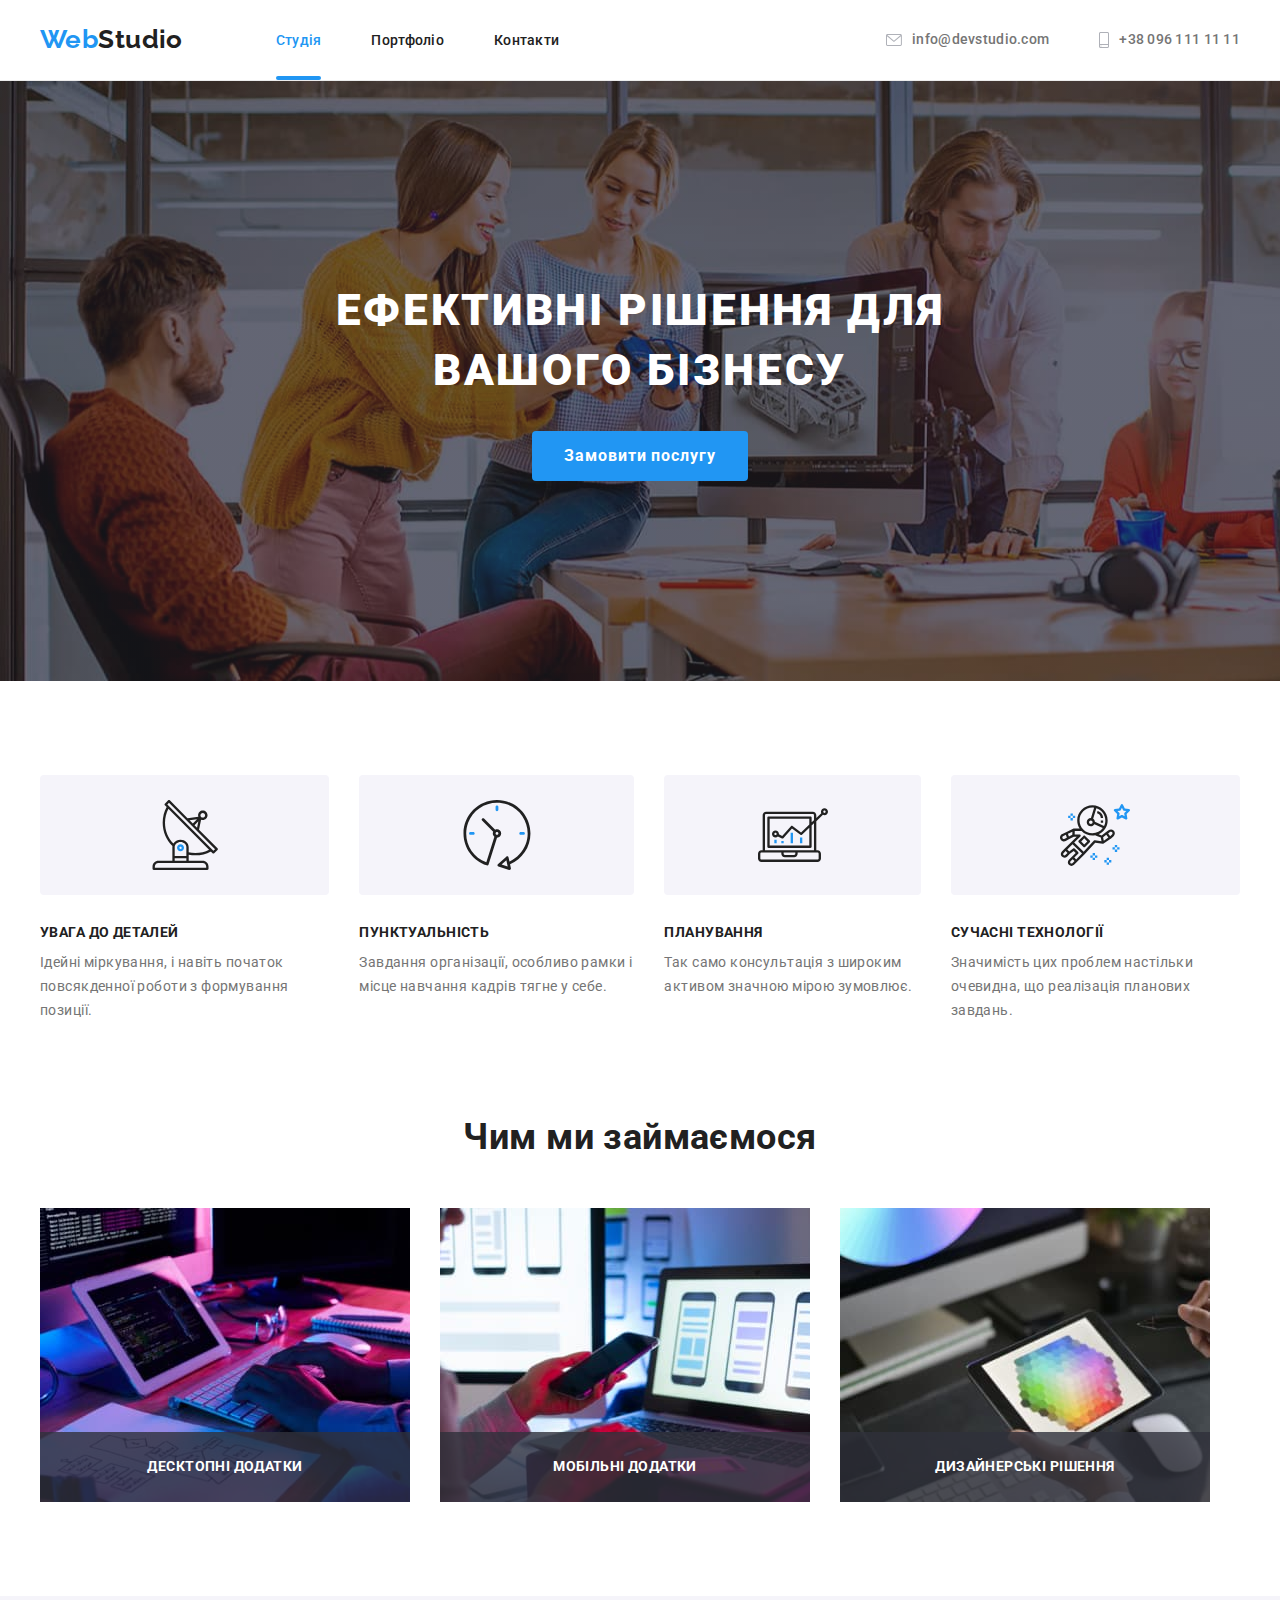
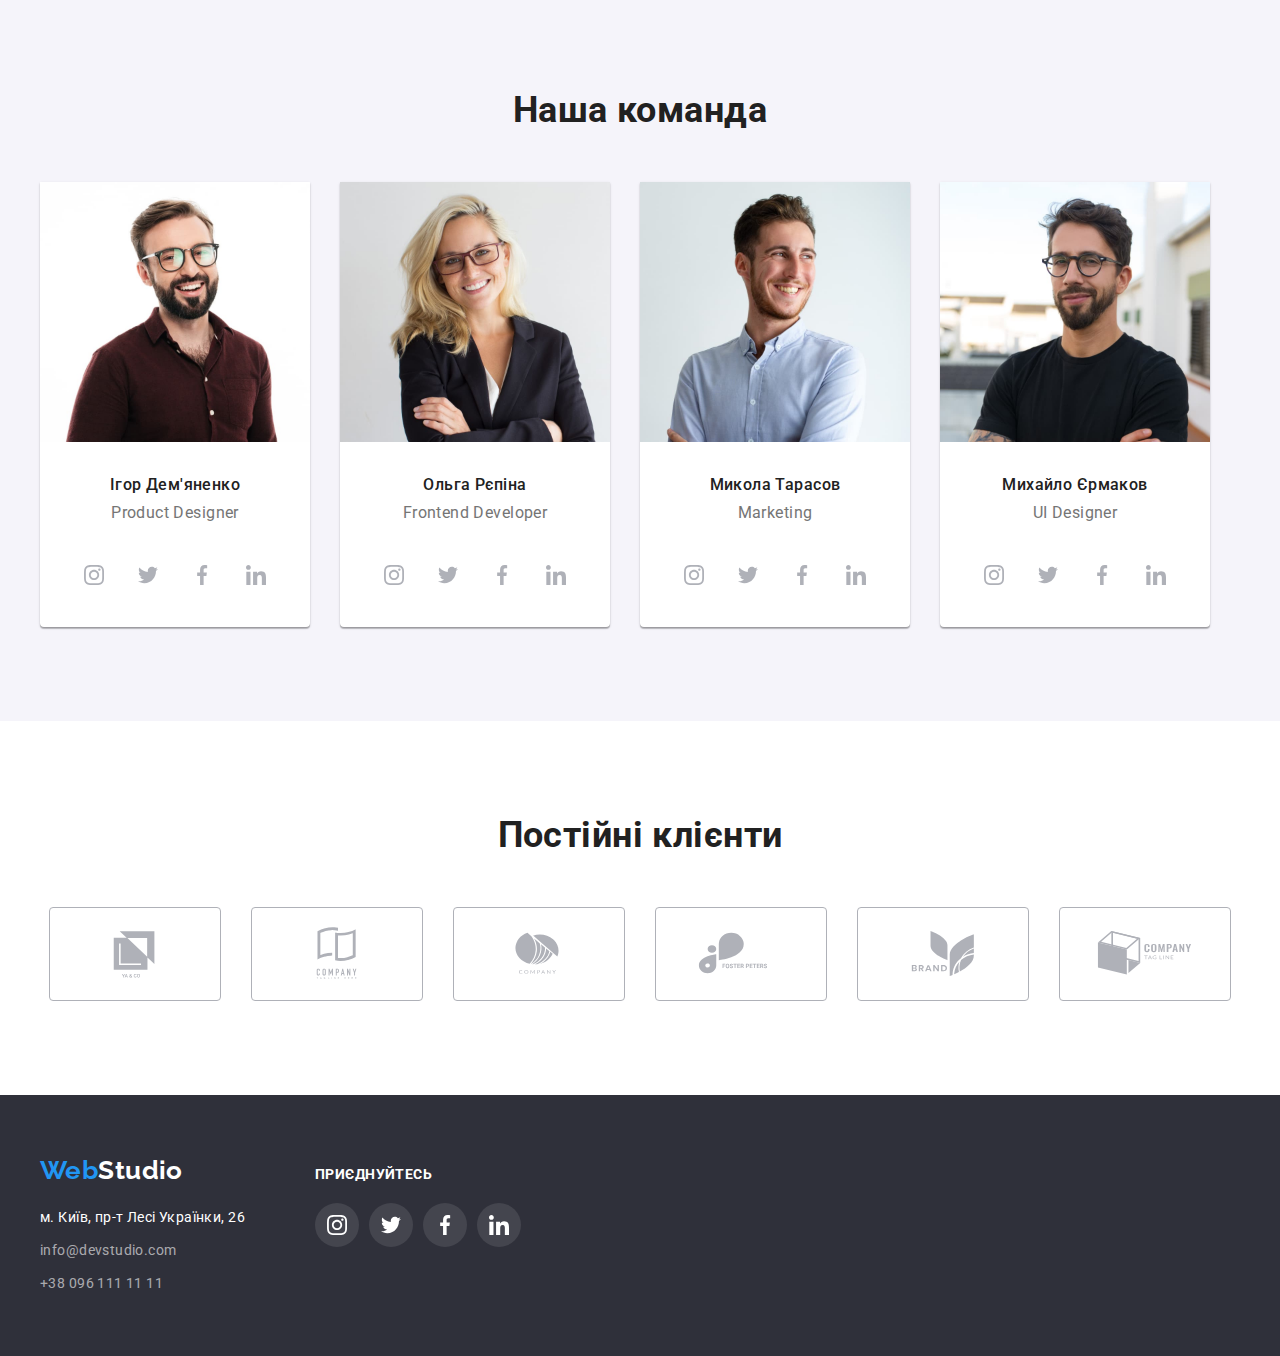
<file: index.html>
<!DOCTYPE html>
    <html lang="uk"> 
        <head>
            <meta charset="UTF-8" />
            <meta http-equiv="X-UA-Compatible" content="IE=edge" />
            <meta name="viewport" content="width=device-width, initial-scale=1.0" />
            <meta name="description" content="WebStudio" />
            <title>WebStudio</title>

            <link rel="preconnect" href="https://fonts.googleapis.com">
            <link rel="preconnect" href="https://fonts.gstatic.com" crossorigin>
            <link href="https://fonts.googleapis.com/css2?family=Raleway:wght@700&family=Roboto:wght@400;500;700;900&display=swap"
                rel="stylesheet">

            <link rel="stylesheet" href="./css/modern-normalize.css">

            <link rel="stylesheet" href="./css/styles.css" />
        </head>        
        <body class="page">
            <header class="header">
                <div class="container container-nav">
                    <nav class="nav">
                        <a class="link-header" href="./index.html" target="_blank" rel="noopener noreferrer"><span
                                class="span-header">Web</span>Studio</a>
                        <ul class="link-main-list">
                            <li class="link-list">
                                <a class="link-main current" href="./index.html" target="_blank" rel="noopener noreferrer">Студія</a>
                            </li>
                            <li class="link-list">
                                <a class="link-submain" href="./portfolio.html" target="_blank"
                                    rel="noopener noreferrer">Портфоліо</a>
                            </li>
                            <li class="link-list">
                                <a class="link-subsubmain" href="./index.html" target="_blank" rel="noopener noreferrer">Контакти</a>
                            </li>
                        </ul>
                    </nav>
                    <ul class="group">
                        <li class="group-item">
                            <a class="link" href="mailto:info@devstudio.com">
                                <svg class="mail">
                                    <use href="./images/symbol-defs.svg#icon-mail"></use>
                                </svg>
                                info@devstudio.com
                            </a>
                        </li>
                        <li class="group-item">
                            <a class="sublink" href="tel:++380961111111">
                                <svg class="tel">
                                    <use href="./images/symbol-defs.svg#icon-tel"></use>
                                </svg>
                                +38 096 111 11 11
                            </a>
                        </li>
                    </ul>
                </div>
            </header>
        <main>
            <section class="section-hero">
                <div class="container">
                    <h1 class="hero-main-title">Ефективні рішення для вашого бізнесу</h1>
                    <button class="hero-btn" type="button" data-modal-open>Замовити послугу</button>
                </div>
            </section>
                <section class="section">
                    <div class="container">
                        <h2 hidden class="section-hero-title">Перелік переваг WebStudio</h2>
                        <ul class="section-hero-list">
                            <li class="section-hero-item">
                                <div class="svg-list">
                                    <svg class="antena">
                                        <use href="./images/symbol-defs.svg#icon-antena"></use>
                                    </svg>
                                </div>
                                <h3 class="section-hero-subtitle">Увага до деталей</h3>
                                <p class="section-hero-text">Ідейні міркування, і навіть початок повсякденної роботи з формування позиції.
                                </p>
                            </li>
                            <li class="section-hero-item">
                                <div class="svg-list">
                                    <svg class="clock">
                                        <use href="./images/symbol-defs.svg#icon-clock"></use>
                                    </svg>
                                </div>
                                <h3 class="section-hero-subtitle">Пунктуальність</h3>
                                <p class="section-hero-text">Завдання організації, особливо рамки і місце навчання кадрів тягне у себе.</p>
                            </li>
                            <li class="section-hero-item">
                                <div class="svg-list">
                                    <svg class="vector">
                                        <use href="./images/symbol-defs.svg#icon-vector"></use>
                                    </svg>
                                </div>
                                <h3 class="section-hero-subtitle">Планування</h3>
                                <p class="section-hero-text">Так само консультація з широким активом значною мірою зумовлює.</p>
                            </li>
                            <li class="section-hero-item">
                                <div class="svg-list">
                                    <svg class="space">
                                        <use href="./images/symbol-defs.svg#icon-space"></use>
                                    </svg>
                                </div>
                                <h3 class="section-hero-subtitle">Сучасні технології</h3>
                                <p class="section-hero-text">Значимість цих проблем настільки очевидна, що реалізація планових завдань.</p>
                            </li>
                        </ul>
                    </div>
                </section>
            <section class="section section-logo">
                <div class="container">
                    <h2 class="section-title">Чим ми займаємося</h2>
                    <ul class="list">
                        <li class="list-item">
                            <img class="img-notebook" src="./images/tablet.jpg" alt="Tablet" width="370" height="294" />
                            <div class="note-book-text"><p class="text">Десктопні додатки</p></div>
                        </li>
                        <li class="list-item">
                            <img class="img-notebook" src="./images/notebook.jpg" alt="Notebook" width="370" height="294" />
                            <div class="note-book-text"><p class="text">Мобільні додатки</p></div>
                        </li>
                        <li class="list-item">
                            <img class="img-notebook" src="./images/tablet-2.jpg" alt="Tablet-2" width="370" height="294" />
                            <div class="note-book-text"><p class="text">Дизайнерські рішення</p></div>
                        </li>
                    </ul>
                </div>
            </section>
            <section class="section section-team">
                <div class="container">
                    <h2 class="section-title">Наша команда</h2>
                    <ul class="list-team">
                        <li class="list-item-team">
                            <img class="img-foto" src="./images/product-designer.jpg" alt="Product Designer" width="270" height="260" />
                            <h3 class="team-name">Ігор Дем'яненко</h3>
                            <p class="team-position">Product Designer</p>
                            <ul class="team-socialweb-list">
                                <li class="team-socialweb-item">
                                    <a class="socialweb-link" href="">
                                        <svg class="mini-logo">
                                            <use href="./images/symbol-defs.svg#icon-instagram"></use>
                                        </svg>
                                </a>
                                </li>
                                <li class="team-socialweb-item">
                                    <a class="socialweb-link" href="">
                                        <svg class="mini-logo">
                                            <use href="./images/symbol-defs.svg#icon-twitter"></use>
                                        </svg>
                                    </a>
                                </li>
                                <li class="team-socialweb-item">
                                    <a class="socialweb-link" href="">
                                        <svg class="mini-logo">
                                            <use href="./images/symbol-defs.svg#icon-facebook"></use>
                                        </svg>
                                    </a>
                                </li>
                                <li class="team-socialweb-item">
                                    <a class="socialweb-link" href="">
                                        <svg class="mini-logo">
                                            <use href="./images/symbol-defs.svg#icon-linkedin"></use>
                                        </svg>
                                    </a>
                                </li>
                            </ul>
                        </li>
                        <li class="list-item-team">
                            <img class="img-foto" src="./images/frontend-developer.jpg" alt="Frontend Developer" width="270" height="260" />
                            <h3 class="team-name">Ольга Рєпіна</h3>
                            <p class="team-position">Frontend Developer</p>
                            <ul class="team-socialweb-list">
                                <li class="team-socialweb-item">
                                    <a class="socialweb-link" href="">
                                        <svg class="mini-logo">
                                            <use href="./images/symbol-defs.svg#icon-instagram"></use>
                                        </svg>
                                    </a>
                                </li>
                                <li class="team-socialweb-item">
                                    <a class="socialweb-link" href="">
                                        <svg class="mini-logo">
                                            <use href="./images/symbol-defs.svg#icon-twitter"></use>
                                        </svg>
                                    </a>
                                </li>
                                <li class="team-socialweb-item">
                                    <a class="socialweb-link" href="">
                                        <svg class="mini-logo">
                                            <use href="./images/symbol-defs.svg#icon-facebook"></use>
                                        </svg>
                                    </a>
                                </li>
                                <li class="team-socialweb-item">
                                    <a class="socialweb-link" href="">
                                        <svg class="mini-logo">
                                            <use href="./images/symbol-defs.svg#icon-linkedin"></use>
                                        </svg>
                                    </a>
                                </li>
                            </ul>
                        </li>
                        <li class="list-item-team">
                            <img class="img-foto" src="./images/marketing.jpg" alt="Marketing" width="270" height="260" />
                            <h3 class="team-name">Микола Тарасов</h3>
                            <p class="team-position">Marketing</p>
                            <ul class="team-socialweb-list">
                                <li class="team-socialweb-item">
                                    <a class="socialweb-link" href="">
                                        <svg class="mini-logo">
                                            <use href="./images/symbol-defs.svg#icon-instagram"></use>
                                        </svg>
                                    </a>
                                </li>
                                <li class="team-socialweb-item">
                                    <a class="socialweb-link" href="">
                                        <svg class="mini-logo">
                                            <use href="./images/symbol-defs.svg#icon-twitter"></use>
                                        </svg>
                                    </a>
                                </li>
                                <li class="team-socialweb-item">
                                    <a class="socialweb-link" href="">
                                        <svg class="mini-logo">
                                            <use href="./images/symbol-defs.svg#icon-facebook"></use>
                                        </svg>
                                    </a>
                                </li>
                                <li class="team-socialweb-item">
                                    <a class="socialweb-link" href="">
                                        <svg class="mini-logo">
                                            <use href="./images/symbol-defs.svg#icon-linkedin"></use>
                                        </svg>
                                    </a>
                                </li>
                            </ul>
                        </li>
                        <li class="list-item-team">
                            <img class="img-foto" src="./images/ui-designer.jpg" alt="UI Designer" width="270" height="260" />
                            <h3 class="team-name">Михайло Єрмаков</h3>
                            <p class="team-position">UI Designer</p>
                            <ul class="team-socialweb-list">
                                <li class="team-socialweb-item">
                                    <a class="socialweb-link" href="">
                                        <svg class="mini-logo">
                                            <use href="./images/symbol-defs.svg#icon-instagram"></use>
                                        </svg>
                                    </a>
                                </li>
                                <li class="team-socialweb-item">
                                    <a class="socialweb-link" href="">
                                        <svg class="mini-logo">
                                            <use href="./images/symbol-defs.svg#icon-twitter"></use>
                                        </svg>
                                    </a>
                                </li>
                                <li class="team-socialweb-item">
                                    <a class="socialweb-link" href="">
                                        <svg class="mini-logo">
                                            <use href="./images/symbol-defs.svg#icon-facebook"></use>
                                        </svg>
                                    </a>
                                </li>
                                <li class="team-socialweb-item">
                                    <a class="socialweb-link" href="">
                                        <svg class="mini-logo">
                                            <use href="./images/symbol-defs.svg#icon-linkedin"></use>
                                        </svg>
                                    </a>
                                </li>
                            </ul>
                        </li>
                    </ul>
                </div>
            </section>
            <section class="section">
                <div class="container">
                    <h2 class="title-clients">Постійні клієнти</h2>
                    <ul class="list-clients">
                        <li class="clients-item">
                        <a class="link-logo" href="" target="_blank" aria-label="YA&CO">
                            <svg class="logo">
                                <use href="./images/symbol-defs.svg#icon-logo-1"></use>
                            </svg>
                        </a>
                        </li>
                        <li class="clients-item">
                            <a class="link-logo" href="" target="_blank" aria-label="Company-1">
                            <svg class="logo">
                                <use href="./images/symbol-defs.svg#icon-logo-2"></use>
                            </svg>
                            </a>
                        </li>
                        <li class="clients-item">
                            <a class="link-logo" href="" target="_blank" aria-label="Company-2">
                            <svg class="logo">
                                <use href="./images/symbol-defs.svg#icon-logo-3"></use>
                            </svg>
                            </a>
                        </li>
                        <li class="clients-item">
                            <a class="link-logo" href="" target="_blank" aria-label="Foster">
                            <svg class="logo">
                                <use href="./images/symbol-defs.svg#icon-logo-4"></use>
                            </svg>
                            </a>
                        </li>
                        <li class="clients-item">
                            <a class="link-logo" href="" target="_blank" aria-label="Brand">
                            <svg class="logo">
                                <use href="./images/symbol-defs.svg#icon-logo-5"></use>
                            </svg>
                            </a>
                        </li>
                        <li class="clients-item">
                            <a class="link-logo" href="" target="_blank" aria-label="Company-3">
                            <svg class="logo">
                                <use href="./images/symbol-defs.svg#icon-logo-6"></use>
                        </svg>
                            </a>
                        </li>
                    </ul>
                </div>
            </section>
        </main>
        <footer class="footer">
            <div class="container container-footer">
                <div class="contacts">
                    <a class="link-footer" href="./index.html" target="_blank" rel="noopener noreferrer"><span
                    class="span-footer">Web</span>Studio</a>
                    <address class="contacts-adress">
                        <ul class="list-footer">
                            <li class="list-item-map">
                                <a class="link-map" href="https://goo.gl/maps/ZnZHbX39ZZnHWCeP8" target="_blank"
                                    rel="noopener no referrer">м. Київ, пр-т Лесі Українки, 26
                                </a>
                            </li>
                            <li class="list-item-mail">
                                <a class="link-mail" href="mailto:info@devstudio.com">info@devstudio.com</a>
                            </li>
                            <li class="list-item-tel">
                                <a class="link-tel" href="tel:+380961111111">+38 096 111 11 11</a>
                            </li>
                        </ul>
                    </address>
                </div>
            <div class="social-webs">
                <p class="join">приєднуйтесь</p>
                <ul class="footer-socialweb-list">
                    <li class="team-socialweb-item-footer">
                        <a class="socialweb-link" href="" target="_blank" aria-label="Instagram">
                        <svg class="mini-logo-footer">
                            <use href="./images/symbol-defs.svg#icon-instagram"></use>
                        </svg>
                    </a>
                    </li>
                    <li class="team-socialweb-item-footer">
                        <a class="socialweb-link" href="" target="_blank" aria-label="Twitter">
                        <svg class="mini-logo-footer">
                            <use href="./images/symbol-defs.svg#icon-twitter"></use>
                        </svg>
                        </a>
                    </li>
                    <li class="team-socialweb-item-footer">
                        <a class="socialweb-link" href="" target="_blank" aria-label="Facebook">
                        <svg class="mini-logo-footer">
                            <use href="./images/symbol-defs.svg#icon-facebook"></use>
                        </svg>
                        </a>
                    </li>
                    <li class="team-socialweb-item-footer">
                        <a class="socialweb-link" href="" target="_blank" aria-label="Linkedin">
                        <svg class="mini-logo-footer">
                            <use href="./images/symbol-defs.svg#icon-linkedin"></use>
                        </svg>
                        </a>
                    </li>
                </ul>
            </div>
            </div>
        </footer>
        <div class="backdrop is-hidden" data-modal>
            <div class="modal">
                <button class="button-close" data-modal-close>
                    <svg class="svg-close">
                        <use href="./images/symbol-defs.svg#icon-close"></use>
                    </svg>
                </button>
            </div>
        </div>
            <script src="./js/modal.js"></script>
        </body>
    </html>
</file>
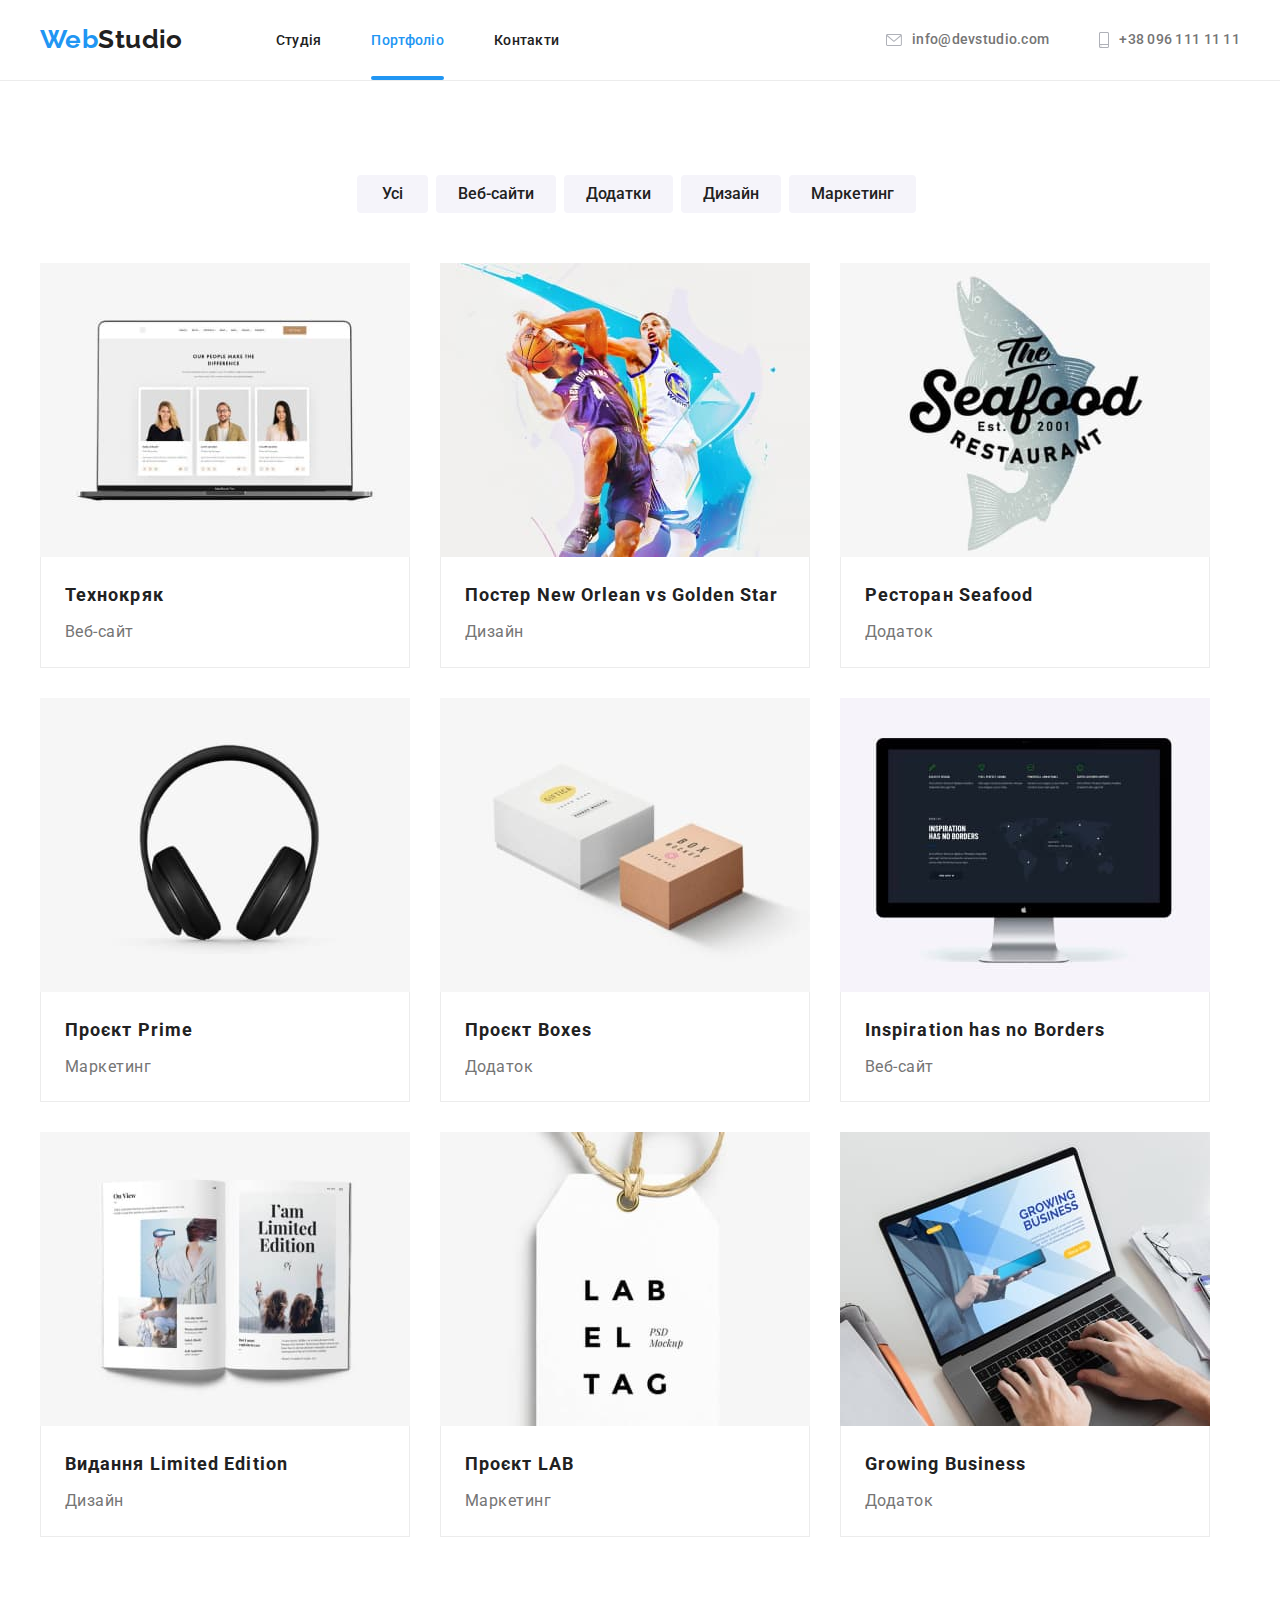
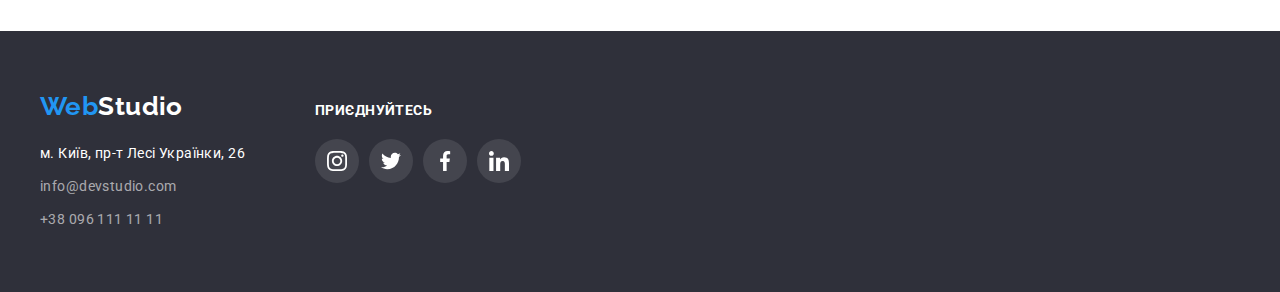
<file: portfolio.html>
<!DOCTYPE html>
    <html lang="uk">
        <head>
            <meta charset="UTF-8" />
            <meta http-equiv="X-UA-Compatible" content="IE=edge" />
            <meta name="viewport" content="width=device-width, initial-scale=1.0" />
            <meta name="description" content="WebStudio" />
            <title>WebStudio</title>
            
            <link rel="preconnect" href="https://fonts.googleapis.com">
            <link rel="preconnect" href="https://fonts.gstatic.com" crossorigin>
            <link href="https://fonts.googleapis.com/css2?family=Raleway:wght@700&family=Roboto:wght@400;500;700;900&display=swap"
                rel="stylesheet">

            <link rel="stylesheet" href="./css/modern-normalize.css">

            <link rel="stylesheet" href="./css/styles.css" />
</head>
<body class="page">
    <header class="header">
        <div class="container container-nav">
            <nav class="nav">
                <a class="link-header" href="./index.html" target="_blank" rel="noopener noreferrer"><span
                        class="span-header">Web</span>Studio</a>
                <ul class="link-main-list">
                    <li class="link-list">
                        <a class="link-main" href="./index.html" target="_blank"
                            rel="noopener noreferrer">Студія</a>
                    </li>
                    <li class="link-list">
                        <a class="link-submain current" href="./portfolio.html" target="_blank"
                            rel="noopener noreferrer">Портфоліо</a>
                    </li>
                    <li class="link-list">
                        <a class="link-subsubmain" href="./index.html" target="_blank"
                            rel="noopener noreferrer">Контакти</a>
                    </li>
                </ul>
            </nav>
            <ul class="group">
                <li class="group-item">
                    <a class="link" href="mailto:info@devstudio.com">
                        <svg class="mail">
                            <use href="./images/symbol-defs.svg#icon-mail"></use>
                        </svg>
                        info@devstudio.com
                    </a>
                </li>
                <li class="group-item">
                    <a class="sublink" href="tel:++380961111111">
                        <svg class="tel">
                            <use href="./images/symbol-defs.svg#icon-tel"></use>
                        </svg>
                        +38 096 111 11 11
                    </a>
                </li>
            </ul>
        </div>
    </header>
    <main>
        <section class="section">
            <div class="container">
                <h1 hidden class="hero-title">Перелік кнопок навігації сторінки</h1>
                <ul class="hero-list">
                    <li class="hero-item">
                        <button class="portfolio-hero-btn" type="button">Усі</button>
                    </li>
                    <li class="section-item">
                        <button class="portfolio-btn" type="button">Веб-сайти</button>
                    </li>
                    <li class="section-item">
                        <button class="portfolio-btn" type="button">Додатки</button>
                    </li>
                    <li class="section-item">
                        <button class="portfolio-btn" type="button">Дизайн</button>
                    </li>
                    <li class="section-item">
                        <button class="portfolio-btn" type="button">Маркетинг</button>
                    </li>
                </ul>
                <ul class="section-list-logo">
                    <li class="section-item-logo">
                        <a class="section-link" href="" target="_blank" rel="noopener noreferrer">
                            <div class="card-thumb">
                                <img class="section-img" src="./images/logo-project-1.jpg" alt="Лого проекту 1" width="370" height="294">
                            <div class="card-item">
                            <p class="hidden-text">Ресурс пропонує комплексні пропозиції з різним рівнем функціоналу та сервісів. Все це дозволить
                                відвідувачу отримати вичерпні відомості про компанію чи приватну особу.</p>
                            </div>
                            </div>
                            <div class="card">
                                <h2 class="section-subtitle">Технокряк</h2>
                                <p class="section-text">Веб-сайт</p>
                            </div>
                        </a>
                    </li>
                    <li class="section-item-logo">
                        <a class="section-link" href="" target="_blank" rel="noopener noreferrer">
                            <div class="card-thumb">
                                <img class="section-img" src="./images/logo-project-2.jpg" alt="Лого проекту 2" width="370" height="294">
                            <div class="card-item">
                                <p class="hidden-text">Ресурс пропонує комплексні пропозиції з різним рівнем функціоналу та сервісів. Все це
                                    дозволить
                                    відвідувачу отримати вичерпні відомості про компанію чи приватну особу.</p>
                            </div>
                            </div>
                                <div class="card">
                                <h2 class="section-subtitle">Постер New Orlean vs Golden Star</h2>
                                <p class="section-text">Дизайн</p>
                            </div>
                        </a>
                    </li>
                    <li class="section-item-logo">
                        <a class="section-link" href="" target="_blank" rel="noopener noreferrer">
                            <div class="card-thumb">
                                <img class="section-img" src="./images/logo-project-3.jpg" alt="Лого проекту 3" width="370" height="294">
                            <div class="card-item">
                                <p class="hidden-text">Ресурс пропонує комплексні пропозиції з різним рівнем функціоналу та сервісів. Все це
                                    дозволить
                                    відвідувачу отримати вичерпні відомості про компанію чи приватну особу.</p>
                            </div>
                            </div>
                                <div class="card">
                                <h2 class="section-subtitle">Ресторан Seafood</h2>
                                <p class="section-text">Додаток</p>
                            </div>
                        </a>
                    </li>
                    <li class="section-item-logo">
                        <a class="section-link" href="" target="_blank" rel="noopener noreferrer">
                            <div class="card-thumb">
                                <img class="section-img" src="./images/logo-project-4.jpg" alt="Лого проекту 4" width="370" height="294">
                            <div class="card-item">
                                <p class="hidden-text">Ресурс пропонує комплексні пропозиції з різним рівнем функціоналу та сервісів. Все це
                                    дозволить
                                    відвідувачу отримати вичерпні відомості про компанію чи приватну особу.</p>
                            </div>
                            </div>
                                <div class="card">
                                <h2 class="section-subtitle">Проєкт Prime</h2>
                                <p class="section-text">Маркетинг</p>
                            </div>
                        </a>
                    </li>
                    <li class="section-item-logo">
                        <a class="section-link" href="" target="_blank" rel="noopener noreferrer">
                            <div class="card-thumb">
                                <img class="section-img" src="./images/logo-project-5.jpg" alt="Лого проекту 5" width="370" height="294">
                            <div class="card-item">
                                <p class="hidden-text">Ресурс пропонує комплексні пропозиції з різним рівнем функціоналу та сервісів. Все це
                                    дозволить
                                    відвідувачу отримати вичерпні відомості про компанію чи приватну особу.</p>
                            </div>
                            </div>
                                <div class="card">
                                <h2 class="section-subtitle">Проєкт Boxes</h2>
                                <p class="section-text">Додаток</p>
                            </div>
                        </a>
                    </li>
                    <li class="section-item-logo">
                        <a class="section-link" href="" target="_blank" rel="noopener noreferrer">
                            <div class="card-thumb">
                                <img class="section-img" src="./images/logo-project-6.jpg" alt="Лого проекту 6" width="370" height="294">
                            <div class="card-item">
                                <p class="hidden-text">Ресурс пропонує комплексні пропозиції з різним рівнем функціоналу та сервісів. Все це
                                    дозволить
                                    відвідувачу отримати вичерпні відомості про компанію чи приватну особу.</p>
                            </div>
                            </div>
                                <div class="card">
                                <h2 class="section-subtitle">Inspiration has no Borders</h2>
                                <p class="section-text">Веб-сайт</p>
                            </div>
                        </a>
                    </li>
                    <li class="section-item-logo">
                        <a class="section-link" href="" target="_blank" rel="noopener noreferrer">
                            <div class="card-thumb">
                                <img class="section-img" src="./images/logo-project-7.jpg" alt="Лого проекту 7" width="370" height="294">
                            <div class="card-item">
                                <p class="hidden-text">Ресурс пропонує комплексні пропозиції з різним рівнем функціоналу та сервісів. Все це
                                    дозволить
                                    відвідувачу отримати вичерпні відомості про компанію чи приватну особу.</p>
                            </div>
                            </div>
                                <div class="card">
                                <h2 class="section-subtitle">Видання Limited Edition</h2>
                                <p class="section-text">Дизайн</p>
                            </div>
                        </a>
                    </li>
                    <li class="section-item-logo">
                        <a class="section-link" href="" target="_blank" rel="noopener noreferrer">
                            <div class="card-thumb">
                                <img class="section-img" src="./images/logo-project-8.jpg" alt="Лого проекту 8" width="370" height="294">
                            <div class="card-item">
                                <p class="hidden-text">Ресурс пропонує комплексні пропозиції з різним рівнем функціоналу та сервісів. Все це
                                    дозволить
                                    відвідувачу отримати вичерпні відомості про компанію чи приватну особу.</p>
                            </div>
                            </div>
                                <div class="card">
                                <h2 class="section-subtitle">Проєкт LAB</h2>
                                <p class="section-text">Маркетинг</p>
                            </div>
                        </a>
                    </li>
                    <li class="section-item-logo">
                        <a class="section-link" href="" target="_blank" rel="noopener noreferrer">
                            <div class="card-thumb">
                                <img class="section-img" src="./images/logo-project-9.jpg" alt="Лого проекту 9" width="370" height="294">
                            <div class="card-item">
                                <p class="hidden-text">Ресурс пропонує комплексні пропозиції з різним рівнем функціоналу та сервісів. Все це
                                    дозволить
                                    відвідувачу отримати вичерпні відомості про компанію чи приватну особу.</p>
                            </div>
                            </div>
                                <div class="card">
                                <h2 class="section-subtitle">Growing Business</h2>
                                <p class="section-text">Додаток</p>
                            </div>
                        </a>
                    </li>
                </ul>
            </div>
            </section>
    </main>
    <footer class="footer">
        <div class="container container-footer">
            <div class="contacts">
                <a class="link-footer" href="./index.html" target="_blank" rel="noopener noreferrer"><span
                        class="span-footer">Web</span>Studio</a>
                <address class="contacts-adress">
                    <ul class="list-footer">
                        <li class="list-item-map">
                            <a class="link-map" href="https://goo.gl/maps/ZnZHbX39ZZnHWCeP8" target="_blank"
                                rel="noopener no referrer">м. Київ, пр-т Лесі Українки, 26
                            </a>
                        </li>
                        <li class="list-item-mail">
                            <a class="link-mail" href="mailto:info@devstudio.com">info@devstudio.com</a>
                        </li>
                        <li class="list-item-tel">
                            <a class="link-tel" href="tel:+380961111111">+38 096 111 11 11</a>
                        </li>
                    </ul>
                </address>
            </div>
            <div class="social-webs">
                <p class="join">приєднуйтесь</p>
                <ul class="footer-socialweb-list">
                    <li class="team-socialweb-item-footer">
                        <a class="socialweb-link" href="" target="_blank" aria-label="Instagram">
                            <svg class="mini-logo-footer">
                                <use href="./images/symbol-defs.svg#icon-instagram"></use>
                            </svg>
                        </a>
                    </li>
                    <li class="team-socialweb-item-footer">
                        <a class="socialweb-link" href="" target="_blank" aria-label="Twitter">
                            <svg class="mini-logo-footer">
                                <use href="./images/symbol-defs.svg#icon-twitter"></use>
                            </svg>
                        </a>
                    </li>
                    <li class="team-socialweb-item-footer">
                        <a class="socialweb-link" href="" target="_blank" aria-label="Facebook">
                            <svg class="mini-logo-footer">
                                <use href="./images/symbol-defs.svg#icon-facebook"></use>
                            </svg>
                        </a>
                    </li>
                    <li class="team-socialweb-item-footer">
                        <a class="socialweb-link" href="" target="_blank" aria-label="Linkedin">
                            <svg class="mini-logo-footer">
                                <use href="./images/symbol-defs.svg#icon-linkedin"></use>
                            </svg>
                        </a>
                    </li>
                </ul>
            </div>
        </div>
    </footer>
</body>
</html>
</file>
<file: css/styles.css>
:root {
  --main-color: #212121;
  --secondary-color: #757575;
  --link-color: #2196f3;
  --secondarylink-color: #2196f3e6;
  --background-color: #2f303a;
  --white-color: #ffffff;
  --subbackground-color: #f5f4fa;
  --border-color: #ececec;
  --subborder-color: #afb1b8;
  --backgroundminilogo-color: #ffffff1a;
  --backdrop-color: #00000033;
  --backgroundtext-color: rgba(48, 49, 59, 0.8);
}

body {
  font-family: Roboto;
  color: var(--main-color);
  letter-spacing: 0.03em;
  font-size: 14px;
}

.link-header {
  font-family: "Raleway";
  font-weight: 700;
  font-size: 26px;
  line-height: 1.19;
  color: var(--main-color);
  text-decoration: none;

  margin-right: 93px;
  padding-top: 24px;
  padding-bottom: 25px;
}

.span-header,
.span-footer {
  color: var(--link-color);
  font-size: 26px;
}

.link-main-list,
.hero-list,
.list-footer,
.section-list,
.section-hero-list,
.list-team,
.group,
.list,
.section-list-logo,
.list-clients,
.team-socialweb-list,
.footer-socialweb-list {
  list-style-type: none;
}

.link-main,
.link-submain,
.link-subsubmain {
  text-decoration: none;
  font-weight: 500;
  line-height: 1.14;
  letter-spacing: 0.02em;

  padding: 32px 0px 32px 0px;
}

.link-main,
.link-submain,
.link-subsubmain {
  color: var(--main-color);
}

.sublink,
.link {
  color: var(--secondary-color);
  padding: 32px 0px 32px 0px;
}

.link,
.sublink {
  display: flex;
  align-items: center;

  font-weight: 500;
  line-height: 1.14;
  letter-spacing: 0.02em;
  text-decoration: none;
}

.hero-btn {
  font-family: inherit;
  font-weight: 700;
  font-size: 16px;
  line-height: 1.88;
  border: 0ch;
  cursor: pointer;
  letter-spacing: 0.06em;
  background-color: var(--link-color);
  color: var(--white-color);
  border-radius: 4px;
  padding: 10px 32px 10px 32px;
}

.section-subtitle {
  font-weight: 700;
  font-size: 18px;
  line-height: 2;
  letter-spacing: 0.06em;
  color: var(--main-color);

  margin-bottom: 4px;
}

.section-text {
  letter-spacing: 0.03em;
  font-size: 16px;
  line-height: 1.87;
  color: var(--secondary-color);
}

.section-link {
  text-decoration: none;
  display: block;
}

.link-footer {
  text-decoration: none;
  font-family: "Raleway";
  font-weight: 700;
  font-size: 26px;
  line-height: 1.19;
  color: var(--white-color);
}

.link-map,
.link-mail,
.link-tel {
  text-decoration: none;
  font-family: "Roboto";
  font-style: normal;
  font-size: 14px;
  line-height: 1.71;
  letter-spacing: 0.03em;
}

.link-map {
  color: hwb(0 100% 0%);
}

.link-mail,
.link-tel {
  color: rgba(255, 255, 255, 0.6);
}

.section-hero-subtitle {
  margin-bottom: 10px;

  font-size: 14px;
  font-weight: 700;
  line-height: 1.14;
  text-transform: uppercase;
  color: var(--main-color);
}

.section-hero-text {
  line-height: 1.71;
  color: var(--secondary-color);
}
.section-title,
.title-clients {
  text-align: center;

  font-weight: 700;
  font-size: 36px;
  line-height: 1.16;
  color: var(--main-color);
}

.section-title,
.title-clients {
  margin-bottom: 50px;
}

.team-name {
  font-weight: 500;
  font-size: 16px;
  line-height: 1.19;
  color: var(--main-color);
}

.team-position {
  font-size: 16px;
  line-height: 1.18;
  color: var(--secondary-color);
}

.hero-main-title {
  align-items: center;
  margin: auto;
  margin-bottom: 30px;
  width: 696px;

  font-weight: 900;
  font-size: 44px;
  line-height: 1.36;
  letter-spacing: 0.06em;
  text-transform: uppercase;
  color: var(--white-color);
}

.link-main:focus,
.link-main:hover,
.link-submain:focus,
.link-submain:hover,
.link-subsubmain:hover,
.link-subsubmain:focus,
.link:hover,
.link:focus,
.sublink:hover,
.sublink:focus,
.link-map:hover,
.link-map:focus,
.link-tel:focus,
.link-tel:hover,
.link-mail:focus,
.link-mail:hover,
.socialweb-item:focus,
.socialweb-item:hover,
.clients-item:hover,
.clients-item:focus,
.team-socialweb-item:hover,
.team-socialweb-item:focus {
  color: var(--link-color);
}

.portfolio-btn:hover,
.portfolio-btn:focus,
.portfolio-hero-btn:focus,
.portfolio-hero-btn:hover {
  color: var(--white-color);
  background-color: var(--link-color);
  box-shadow: 0px 3px 1px rgba(0, 0, 0, 0.1), 0px 1px 2px rgba(0, 0, 0, 0.08),
    0px 2px 2px rgba(0, 0, 0, 0.12);
}

/* Настройки */

*,
*::after,
*::before {
  box-sizing: inherit;
}

.container {
  padding-left: 15px;
  padding-right: 15px;
  margin-left: auto;
  margin-right: auto;

  width: 1200px;
}

h1,
h2,
h3,
p,
ul {
  margin: 0;
  padding: 0;
}

/* Настройки */

/* Хедер */

.container-nav,
.team-socialweb-list {
  display: flex;
}

.link-main-list,
.nav {
  display: flex;
  align-items: center;
}

.group {
  display: flex;
  align-items: center;
  margin-left: auto;
}

.link-main,
.link-submain,
.link {
  margin-right: 50px;
}

.current {
  color: var(--link-color);
}

.header {
  flex-direction: column;

  border-bottom: 1px solid var(--border-color);
}

/* Хедер */

/* 1 секция */

.section-hero {
  padding: 200px 0px;
  max-width: 1600px;
  margin-left: auto;
  margin-right: auto;
  text-align: center;

  background: var(--background-color);
  background-image: linear-gradient(
      rgba(47, 48, 58, 0.4),
      rgba(47, 48, 58, 0.4)
    ),
    url(../images/hero-img.jpg);
  background-size: cover;
}

.section {
  padding-top: 94px;
  padding-bottom: 94px;
}

/* 1 секция */

/* Футер */

.footer {
  padding: 60px 0 60px 0;
  background: var(--background-color);
}

.contacts-adress {
  margin-top: 20px;
}

.list-item-map,
.list-item-mail {
  margin-bottom: 9px;
}

/* Футер */

/* 2 секция */

/* 2 секция */

.section-logo {
  padding-top: 0;
}

.img-notebook {
  position: relative;
  display: block;
  max-width: 100%;
  height: auto;
}

/* 4 секция */

.list-team,
.list,
.section-hero-list,
.list-clients {
  display: flex;
  gap: 30px;
}

.team-name,
.team-position {
  text-align: center;
  margin-bottom: 10px;
}

.team-position,
.img-foto,
.team-socialweb-list {
  margin-bottom: 30px;
}

.section-team {
  background-color: var(--subbackground-color);
}

.list-item-team {
  background: var(--white-color);
  box-shadow: 0px 1px 3px rgba(0, 0, 0, 0.12), 0px 1px 1px rgba(0, 0, 0, 0.14),
    0px 2px 1px rgba(0, 0, 0, 0.2);
  border-radius: 0px 0px 4px 4px;
}

/* 4 секция */

/* Портфолио */

.hero-list {
  display: flex;
  align-items: center;
  justify-content: center;
  margin-bottom: 50px;
}

.portfolio-btn {
  text-align: center;
  margin-right: 8px;
  padding: 6px 22px 6px 22px;

  font-family: inherit;
  font-weight: 500;
  font-size: 16px;
  line-height: 1.6;

  border: 0ch;
  color: var(--main-color);
  cursor: pointer;
  border-radius: 4px;
  background-color: var(--subbackground-color);
}

.portfolio-hero-btn {
  font-family: inherit;
  font-weight: 500;
  font-size: 16px;
  line-height: 1.6;
  text-align: center;
  border: 0ch;
  color: var(--main-color);
  cursor: pointer;
  border-radius: 4px;
  background-color: var(--subbackground-color);
  margin-right: 8px;
  padding: 6px 25px 6px 25px;
}

.card {
  background: var(--white-color);
  border-right: 1px solid var(--border-color);
  border-bottom: 1px solid var(--border-color);
  border-left: 1px solid var(--border-color);
  padding: 20px 24px;
}

.section-list-logo {
  display: flex;
  margin: 0;
  flex-wrap: wrap;
  gap: 30px;
}

.card-orlean {
  padding: 20px 24px;
}

.section-img {
  display: block;
  max-width: 100%;
  height: auto;
}

.list-clients,
.team-socialweb-list {
  justify-content: center;
}

.team-socialweb-list {
  gap: 10px;
}

.join {
  font-weight: 700;
  font-size: 14px;
  line-height: 1.14;
  letter-spacing: 0.03em;
  text-transform: uppercase;
  color: var(--white-color);
  margin-bottom: 20px;
}

.socialweb-item,
.clients-item,
.team-socialweb-item {
  cursor: pointer;
}

.clients-item {
  width: 170px;
  height: 92px;
  border: 1px solid var(--subborder-color);
  border-radius: 4px;
}

.svg-list {
  display: flex;
  align-items: center;
  justify-content: center;
  margin-bottom: 30px;
  border-radius: 4px;
  height: 120px;

  background-color: var(--subbackground-color);
}

.antena,
.clock,
.vector,
.space {
  width: 70px;
  height: 70px;
}

.logo {
  display: block;

  width: 106px;
  height: 60px;

  cursor: pointer;
}

.mail,
.tel {
  margin-right: 10px;

  width: 16px;
  height: 12px;

  cursor: pointer;
  fill: var(--subborder-color);
}

.tel {
  margin-right: 10px;

  width: 10px;
  height: 16px;

  cursor: pointer;
  fill: var(--subborder-color);
}

.link:hover .mail,
.link:focus .mail,
.sublink:hover .tel,
.sublink:focus .tel {
  fill: currentColor;
}

.team-socialweb-item {
  width: 44px;
  height: 44px;
  background-color: var(--white-color);
  border-radius: 50%;
}

.team-socialweb-item-footer {
  width: 44px;
  height: 44px;
  background-color: var(--backgroundminilogo-color);
  border-radius: 50%;
}

.team-socialweb-item:hover .mini-logo,
.team-socialweb-item:focus .mini-logo {
  fill: var(--white-color);
}

.mini-logo,
.mini-logo-footer {
  width: 20px;
  height: 20px;
}

.socialweb-link {
  display: flex;
  align-items: center;
  justify-content: center;
  border-color: transparent;

  width: 100%;
  height: 100%;
}

.footer-socialweb-list {
  display: flex;

  gap: 10px;
}

.section-link:hover,
.section-link:focus {
  box-shadow: 0px 1px 1px rgba(0, 0, 0, 0.12), 0px 4px 4px rgba(0, 0, 0, 0.06),
    1px 4px 6px rgba(0, 0, 0, 0.16);
}

.link-logo:hover .logo,
.link-logo:focus .logo {
  fill: var(--link-color);
  border-color: var(--link-color);
}

.clients-item:hover,
.clients-item:focus {
  border-color: var(--link-color);
  outline: var(--link-color);
}

.link-logo {
  display: flex;
  align-items: center;
  justify-content: center;

  width: 100%;
  height: 100%;
}

.logo {
  fill: var(--subborder-color);
}

.mini-logo {
  fill: var(--subborder-color);
}

.mini-logo-footer {
  fill: var(--white-color);
}

.socialweb-link:hover {
  background-color: var(--link-color);
  border-radius: 50%;
}

.mini-logo:hover {
  fill: var(--white-color);
  background-color: var(--link-color);
}

.container-footer {
  display: flex;
  align-items: baseline;
}

.social-webs {
  margin-left: 70px;
}

.backdrop {
  position: fixed;
  left: 0;
  top: 0;
  display: flex;
  align-items: center;
  justify-content: center;

  width: 100%;
  height: 100%;

  background: var(--backdrop-color);
  opacity: 1;
  transition: opacity 250ms cubic-bezier(0.4, 0, 0.2, 1);
}

.backdrop.is-hidden {
  opacity: 0;
  pointer-events: none;
}

.modal {
  position: absolute;
  display: flex;
  justify-content: flex-end;

  width: 528px;
  height: 581px;

  background: var(--white-color);
  box-shadow: 0px 1px 3px rgba(0, 0, 0, 0.12), 0px 1px 1px rgba(0, 0, 0, 0.14),
    0px 2px 1px rgba(0, 0, 0, 0.2);
  border-radius: 4px;
}

.button-close {
  display: flex;
  align-items: center;
  justify-content: center;
  padding: 0;
  margin-top: 3px;
  margin-right: 12px;

  width: 30px;
  height: 30px;
  border: 1px solid rgba(0, 0, 0, 0.1);
  border-radius: 50%;

  cursor: pointer;
  background-color: var(--white-color);
}

.svg-close {
  width: 18px;
  height: 18px;
}

.link-main,
.link-submain,
.link-subsubmain,
.link,
.sublink,
.mail,
.tel,
.mini-logo,
.link-map,
.link-mail,
.link-tel,
.socialweb-link,
.logo,
.portfolio-hero-btn,
.portfolio-btn,
.section-link {
  transition-duration: 250ms;
  transition-timing-function: cubic-bezier(0.4, 0, 0.2, 1);
}

.current {
  position: relative;
}

.current::after {
  content: "";

  position: absolute;
  display: block;
  bottom: 0;
  width: 100%;
  height: 4px;
  background-color: var(--link-color);
  border-radius: 2px;
}

.text {
  font-weight: 700;
  line-height: 1.14;
  text-align: center;
  text-transform: uppercase;
  color: var(--white-color);
}

.note-book-text {
  display: flex;
  bottom: 0;
  align-items: center;
  justify-content: center;
  position: absolute;

  width: 370px;
  height: 70px;

  background-color: var(--backgroundtext-color);
}

.list-item {
  position: relative;
}

.hidden-text {
  width: 322px;
  font-weight: 400;
  font-size: 18px;
  line-height: 1.55;
  color: var(--white-color);
}

.card-thumb {
  position: relative;
  overflow: hidden;
}

.card-item {
  position: absolute;
  width: 370px;
  height: 294px;
  overflow: hidden;
  background-color: var(--secondarylink-color);
  display: flex;
  align-items: center;
  justify-content: center;
}

.section-item-logo:hover .card-item,
.section-item-logo:focus .card-item {
  transform: translateY(-100%);
  transition: transform 250ms cubic-bezier(0.4, 0, 0.2, 1);
}
</file>
